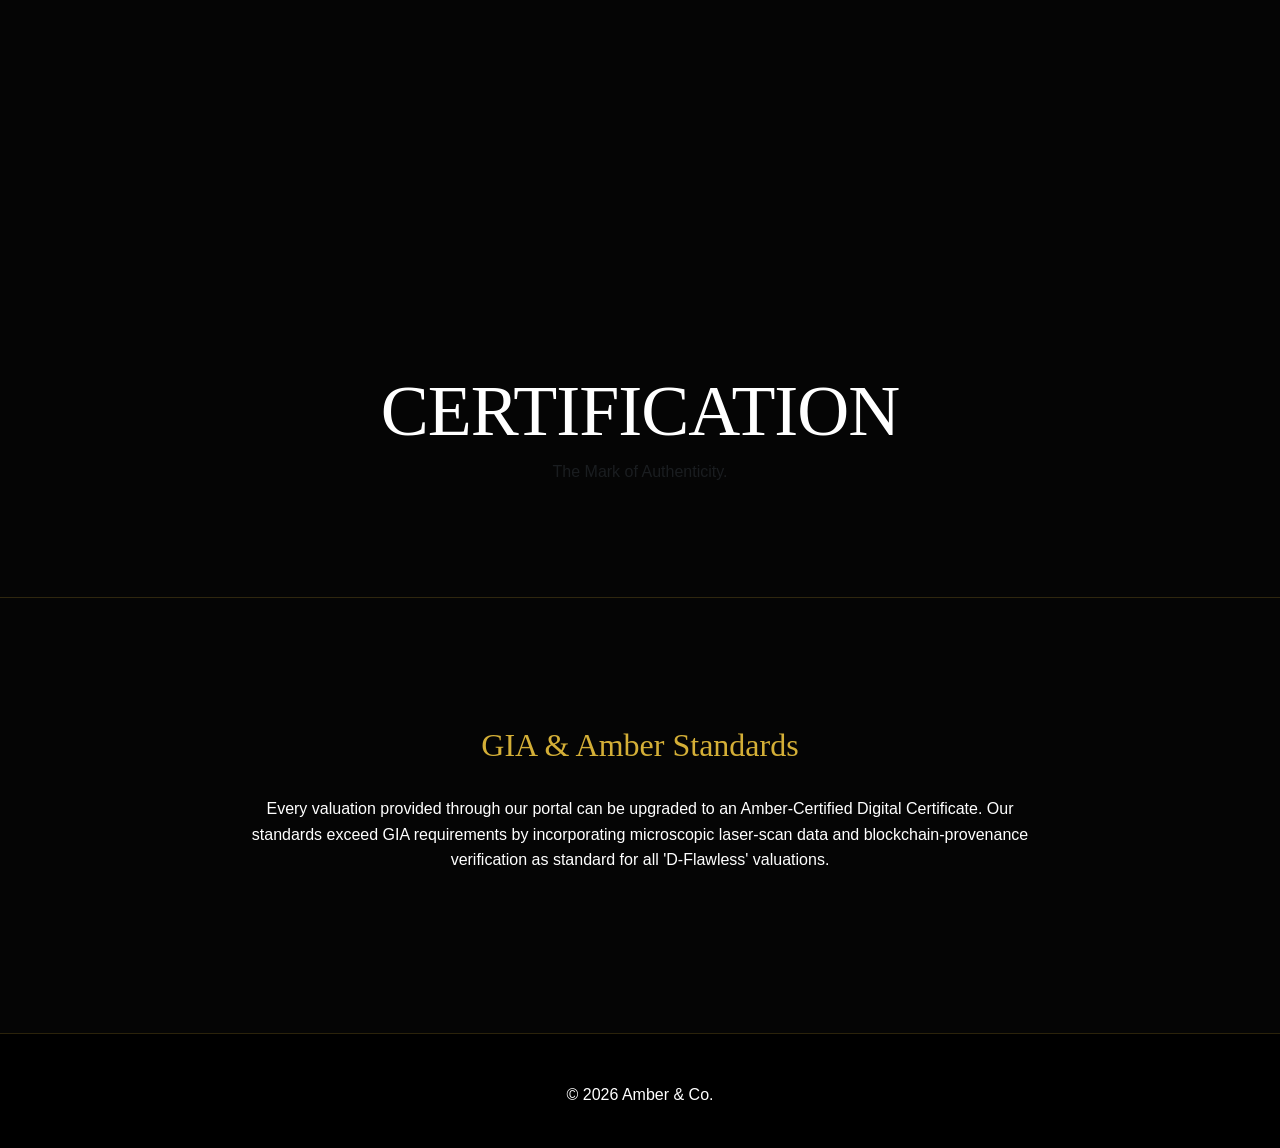
<file: certification.html>
<!DOCTYPE html>
<html lang="en">

<head>
    <meta charset="UTF-8">
    <meta name="viewport" content="width=device-width, initial-scale=1.0">
    <title>Certification | Amber & Co.</title>
    <link href="https://cdn.jsdelivr.net/npm/bootstrap@5.3.3/dist/css/bootstrap.min.css" rel="stylesheet">
    <link rel="stylesheet" href="/static/style.css">
</head>

<body style="background: #050505; color: #fff;">
    <header style="padding: 12rem 0 6rem; text-align: center; border-bottom: 1px solid var(--border);">
        <h1 class="hero-title">Certification</h1>
        <p class="text-muted">The Mark of Authenticity.</p>
    </header>
    <main style="padding: 8rem 0;">
        <div class="container text-center">
            <h2 style="font-family: 'Cinzel', serif; color: var(--primary);">GIA & Amber Standards</h2>
            <p style="max-width: 800px; margin: 2rem auto; font-weight: 300;">Every valuation provided through our
                portal can be upgraded to an Amber-Certified Digital Certificate. Our standards exceed GIA requirements
                by incorporating microscopic laser-scan data and blockchain-provenance verification as standard for all
                'D-Flawless' valuations.</p>
        </div>
    </main>
    <footer class="footer text-center">
        <p>&copy; 2026 Amber & Co.</p>
    </footer>
</body>

</html>
</file>
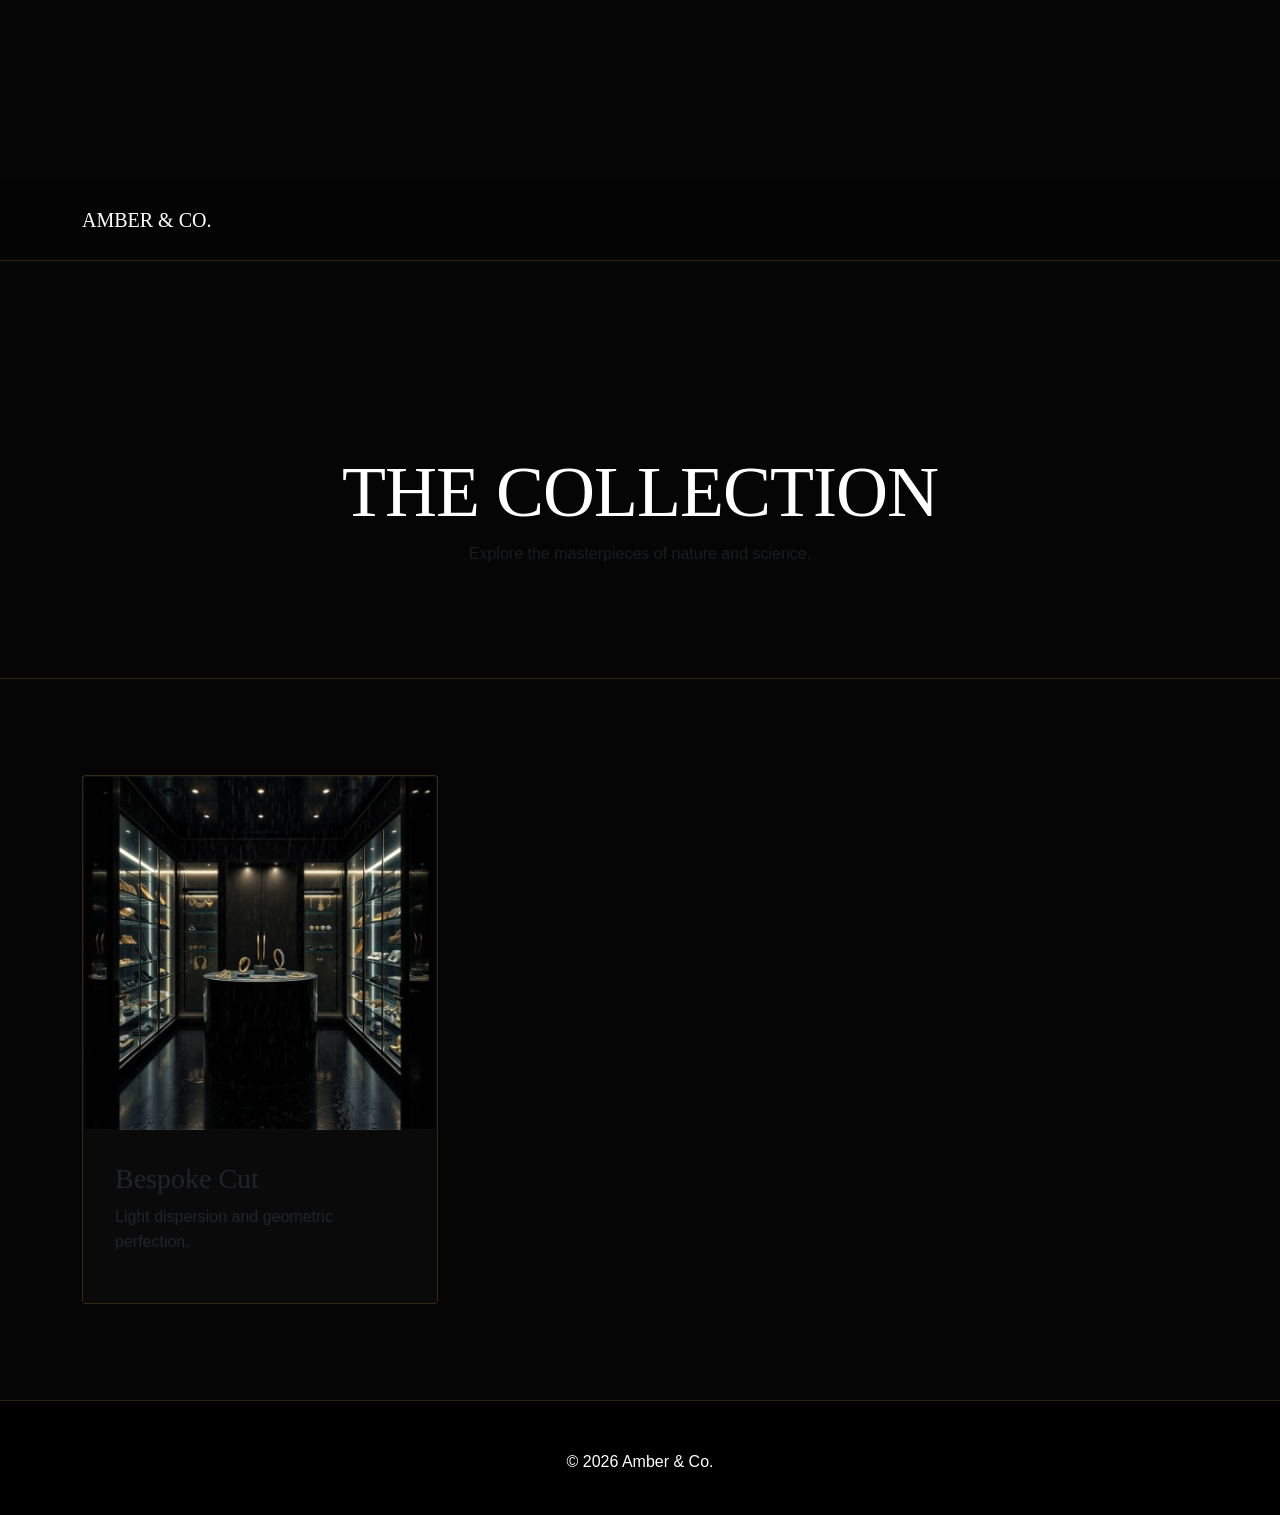
<file: collection-page.html>
<!DOCTYPE html>
<html lang="en">

<head>
    <meta charset="UTF-8">
    <meta name="viewport" content="width=device-width, initial-scale=1.0">
    <title>The Collection | Amber & Co.</title>
    <link href="https://cdn.jsdelivr.net/npm/bootstrap@5.3.3/dist/css/bootstrap.min.css" rel="stylesheet">
    <link rel="stylesheet" href="/static/style.css">
</head>

<body style="background: #050505; color: #fff;">
    <nav class="navbar navbar-expand-lg navbar-dark amber-navbar sticky-top">
        <div class="container-xl"><a class="navbar-brand nav-logo" href="/static/index.html">AMBER & CO.</a></div>
    </nav>
    <header style="padding: 12rem 0 6rem; text-align: center; border-bottom: 1px solid rgba(212,175,55,0.2);">
        <h1 class="hero-title">The Collection</h1>
        <p class="text-muted">Explore the masterpieces of nature and science.</p>
    </header>
    <main style="padding: 6rem 0;">
        <div class="container">
            <div class="row g-4">
                <div class="col-md-4">
                    <div class="card amber-card">
                        <img src="/static/1%20pic.jpg" class="card-img-top" alt="Cut">
                        <div class="card-body">
                            <h3>Bespoke Cut</h3>
                            <p>Light dispersion and geometric perfection.</p>
                        </div>
                    </div>
                </div>
                <!-- ... other items ... -->
            </div>
        </div>
    </main>
    <footer class="footer text-center">
        <p>&copy; 2026 Amber & Co.</p>
    </footer>
</body>

</html>
</file>
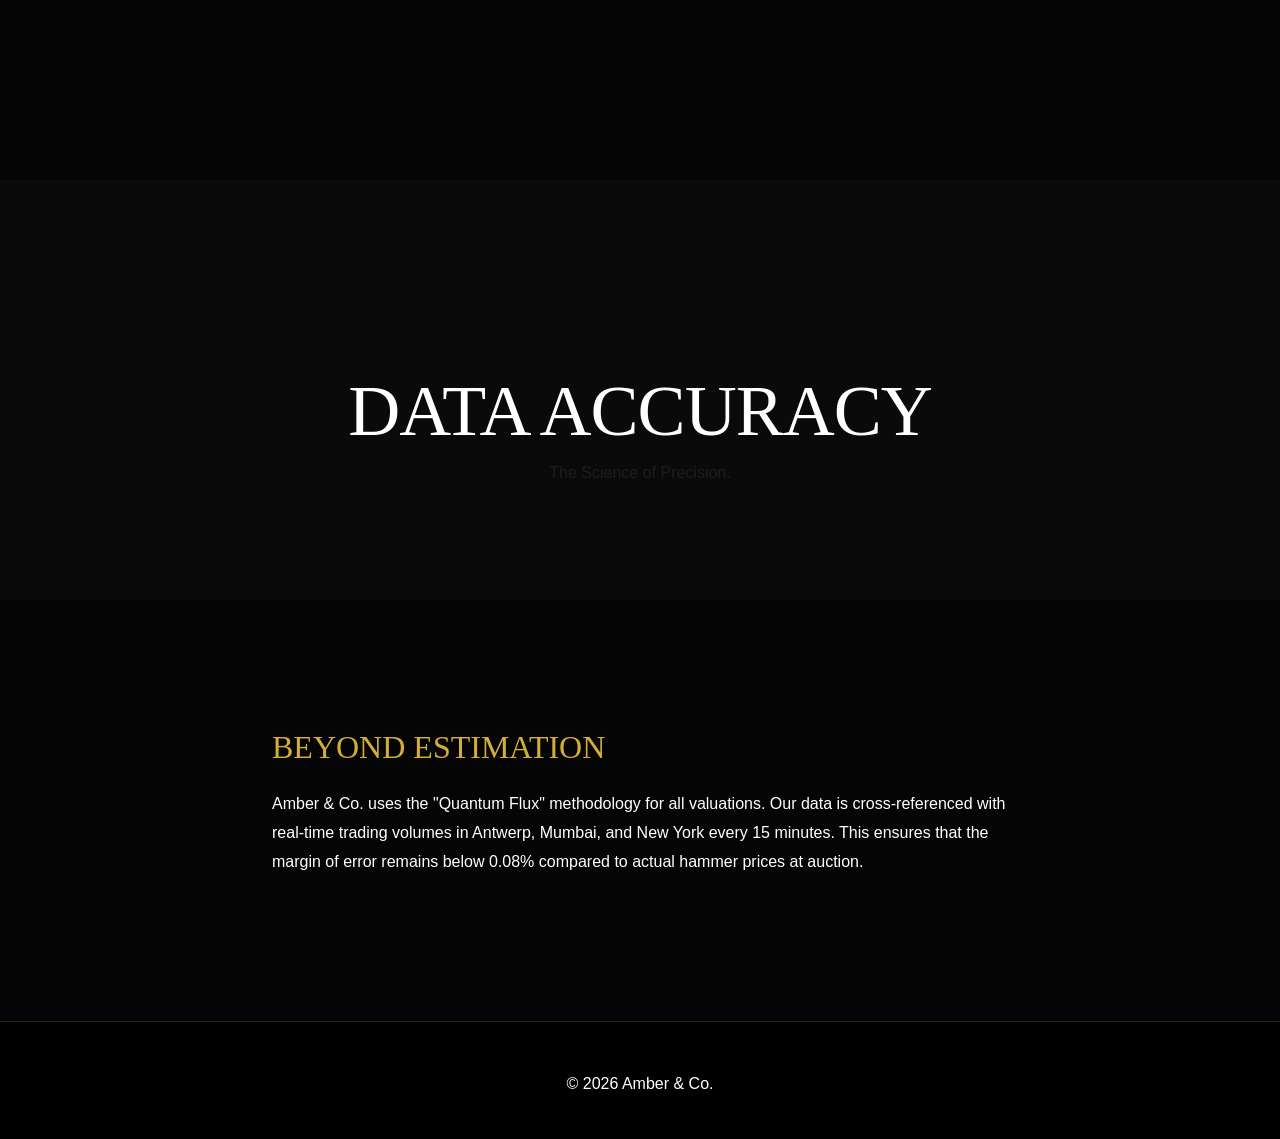
<file: data-accuracy.html>
<!DOCTYPE html>
<html lang="en">

<head>
    <meta charset="UTF-8">
    <meta name="viewport" content="width=device-width, initial-scale=1.0">
    <title>Data Accuracy | Amber & Co.</title>
    <link href="https://cdn.jsdelivr.net/npm/bootstrap@5.3.3/dist/css/bootstrap.min.css" rel="stylesheet">
    <link rel="stylesheet" href="/static/style.css">
</head>

<body style="background: #050505; color: #fff; line-height: 1.8;">
    <header style="padding: 12rem 0 6rem; text-align: center; background: #0a0a0a;">
        <h1 class="hero-title">Data Accuracy</h1>
        <p class="text-muted">The Science of Precision.</p>
    </header>
    <main style="padding: 8rem 0;">
        <div class="container">
            <div class="row justify-content-center">
                <div class="col-lg-8">
                    <h2 class="mb-4" style="font-family: 'Cinzel', serif; color: var(--primary);">BEYOND ESTIMATION</h2>
                    <p>Amber & Co. uses the "Quantum Flux" methodology for all valuations. Our data is cross-referenced
                        with real-time trading volumes in Antwerp, Mumbai, and New York every 15 minutes. This ensures
                        that the margin of error remains below 0.08% compared to actual hammer prices at auction.</p>
                </div>
            </div>
        </div>
    </main>
    <footer class="footer text-center">
        <p>&copy; 2026 Amber & Co.</p>
    </footer>
</body>

</html>
</file>
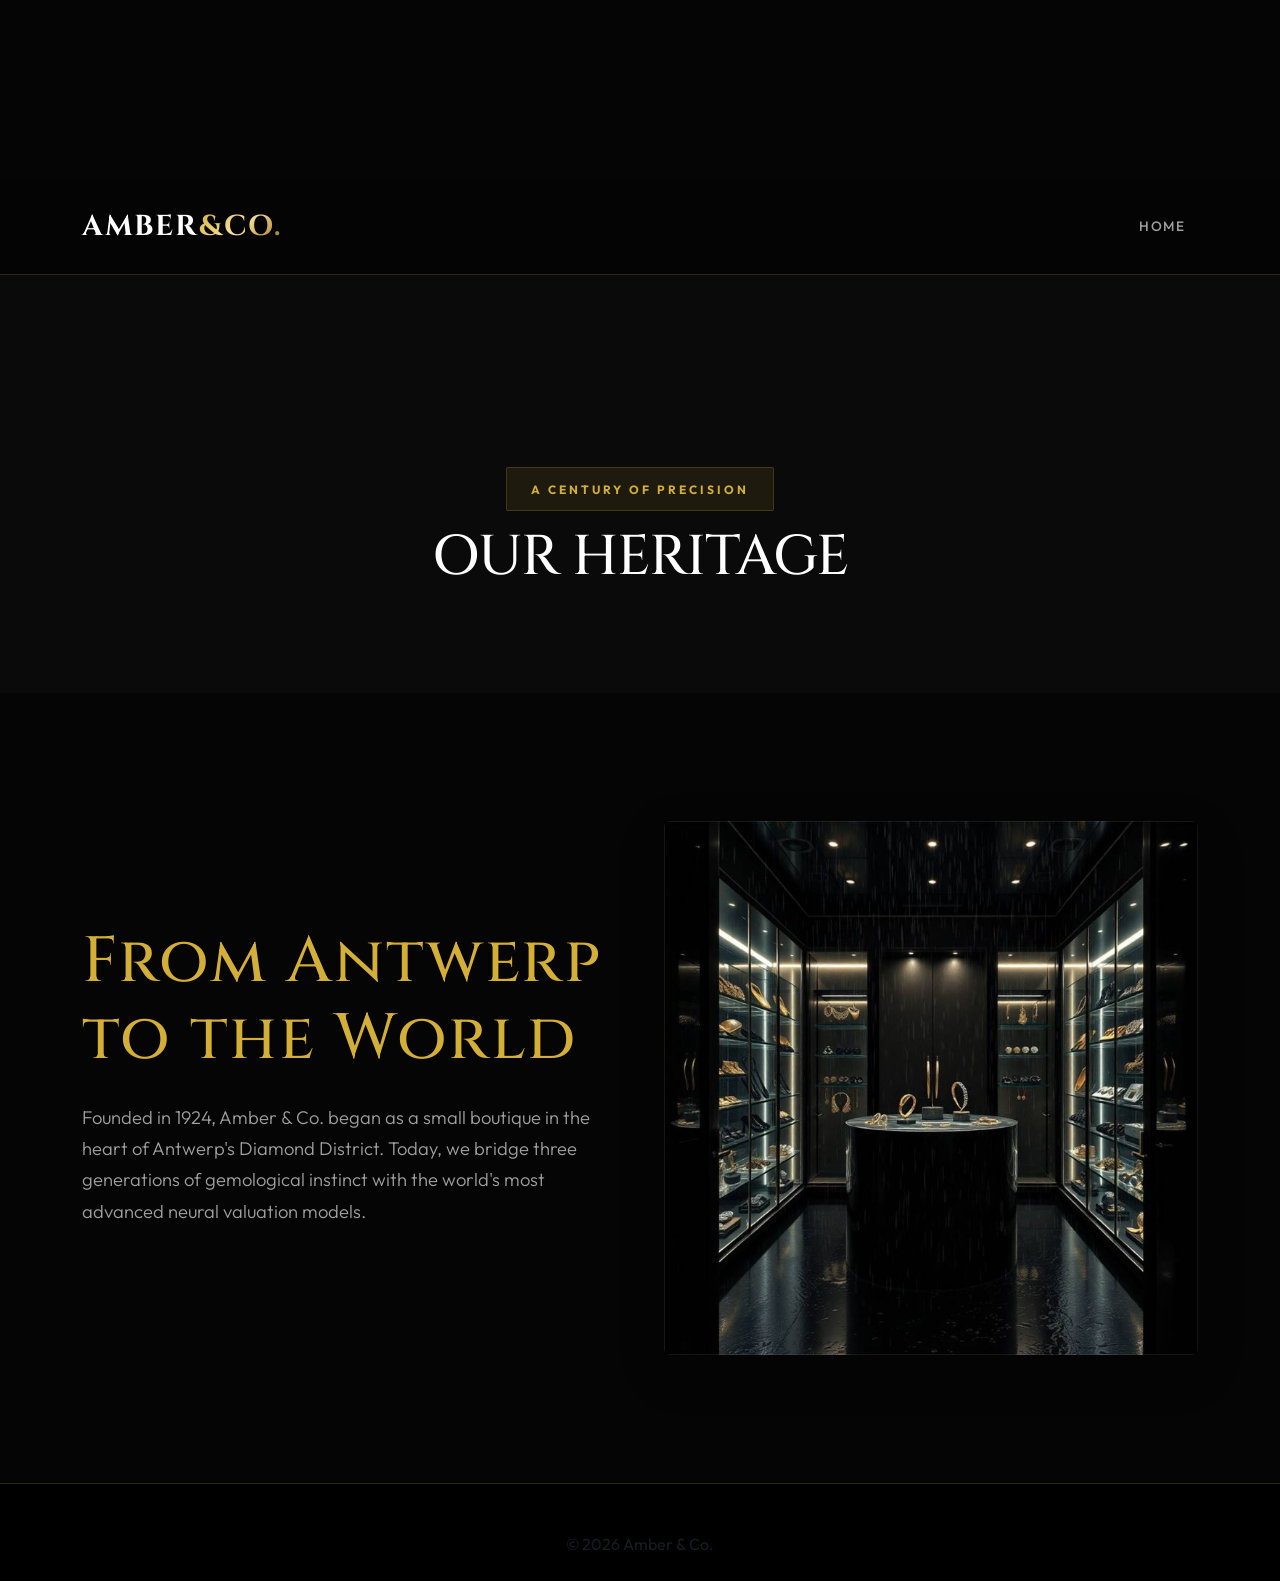
<file: static/heritage-page.html>
<!DOCTYPE html>
<html lang="en">

<head>
    <meta charset="UTF-8">
    <meta name="viewport" content="width=device-width, initial-scale=1.0">
    <title>Our Heritage | Amber & Co.</title>
    <link href="https://cdn.jsdelivr.net/npm/bootstrap@5.3.3/dist/css/bootstrap.min.css" rel="stylesheet">
    <link rel="stylesheet" href="/static/style.css">
    <link rel="preconnect" href="https://fonts.googleapis.com">
    <link
        href="https://fonts.googleapis.com/css2?family=Cinzel:wght@400;700&family=Outfit:wght@300;400;500;600;700;800&display=swap"
        rel="stylesheet">
</head>

<body>
    <nav class="navbar navbar-expand-lg navbar-dark amber-navbar sticky-top">
        <div class="container-xl">
            <a class="navbar-brand nav-logo" href="/static/index.html"><span class="logo-text">AMBER<span
                        class="gradient-gold">&amp;CO.</span></span></a>
            <div class="collapse navbar-collapse">
                <ul class="navbar-nav ms-auto">
                    <li class="nav-item"><a class="nav-link" href="/static/index.html">Home</a></li>
                </ul>
            </div>
        </div>
    </nav>
    <header class="internal-page-hero" style="padding: 12rem 0 6rem; background: #0a0a0a; text-align: center;">
        <div class="container">
            <div class="badge-premium gold mb-3">A Century of Precision</div>
            <h1 class="hero-title" style="font-size: 3.5rem;">Our Heritage</h1>
        </div>
    </header>
    <main style="padding: 8rem 0; color: #fff; line-height: 1.8;">
        <div class="container">
            <div class="row align-items-center g-5">
                <div class="col-lg-6">
                    <h2 class="section-title" style="color: var(--primary);">From Antwerp to the World</h2>
                    <p class="section-desc">Founded in 1924, Amber & Co. began as a small boutique in the heart of
                        Antwerp's Diamond District. Today, we bridge three generations of gemological instinct with the
                        world's most advanced neural valuation models.</p>
                </div>
                <div class="col-lg-6">
                    <img src="/static/1%20pic.jpg" class="img-fluid rounded shadow-lg" alt="Heritage">
                </div>
            </div>
        </div>
    </main>
    <footer class="footer">
        <div class="container text-center">
            <p class="mb-0 text-muted">&copy; 2026 Amber & Co.</p>
        </div>
    </footer>
</body>

</html>
</file>
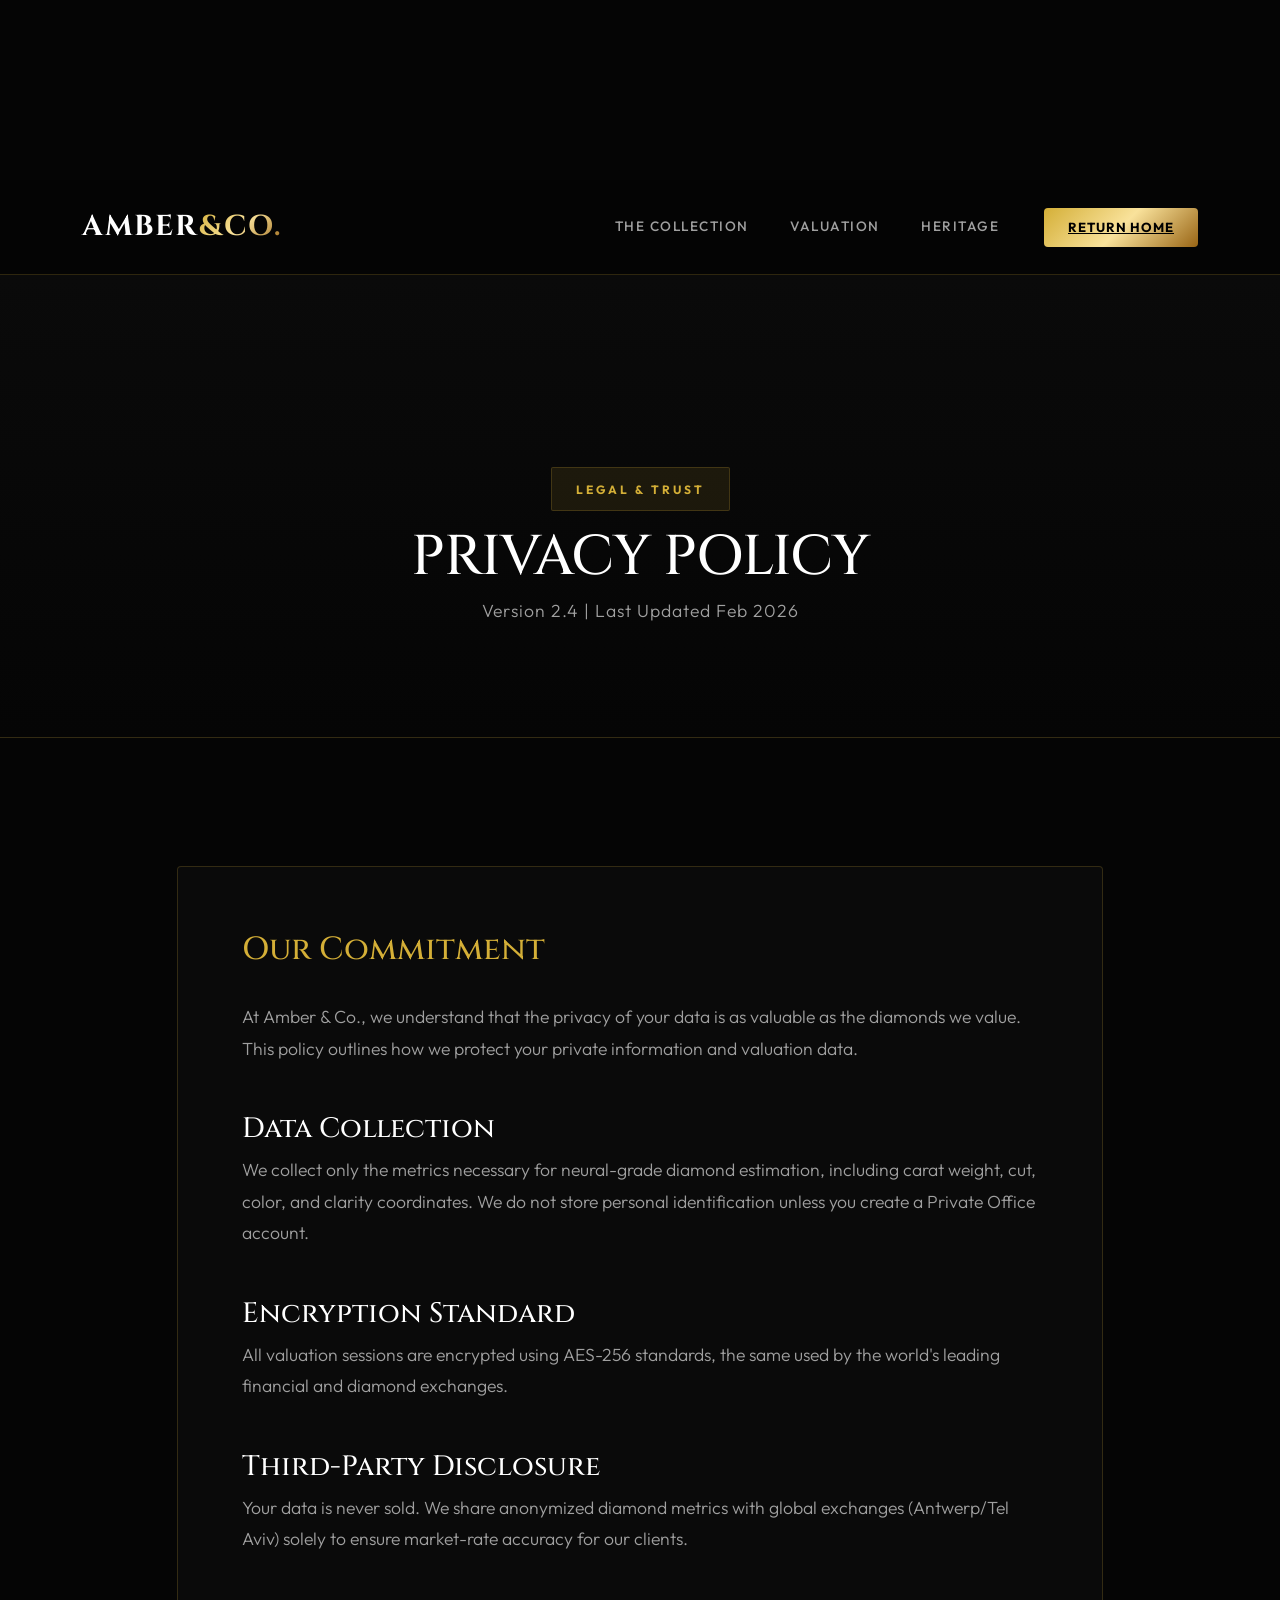
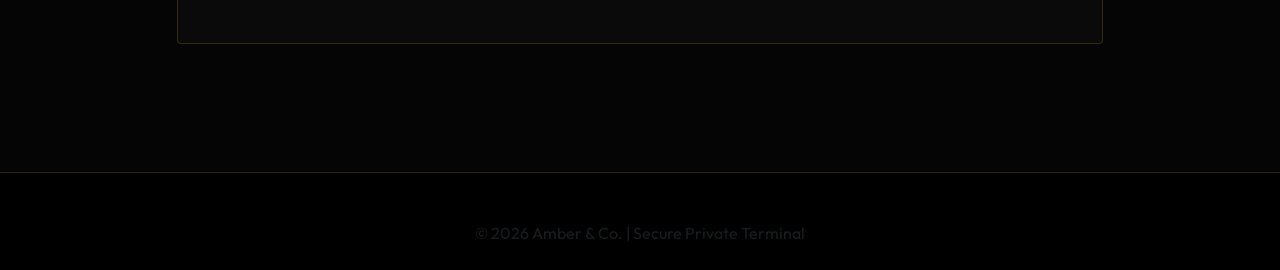
<file: static/privacy.html>
<!DOCTYPE html>
<html lang="en">

<head>
    <meta charset="UTF-8">
    <meta name="viewport" content="width=device-width, initial-scale=1.0">
    <title>Privacy Policy | Amber & Co.</title>
    <link href="https://cdn.jsdelivr.net/npm/bootstrap@5.3.3/dist/css/bootstrap.min.css" rel="stylesheet">
    <link rel="stylesheet" href="/static/style.css">
    <link rel="preconnect" href="https://fonts.googleapis.com">
    <link rel="preconnect" href="https://fonts.gstatic.com" crossorigin>
    <link
        href="https://fonts.googleapis.com/css2?family=Cinzel:wght@400;700&family=Outfit:wght@300;400;500;600;700;800&display=swap"
        rel="stylesheet">
    <link rel="stylesheet" href="https://cdnjs.cloudflare.com/ajax/libs/font-awesome/6.4.0/css/all.min.css">
    <style>
        .internal-page-hero {
            padding: 12rem 0 6rem;
            background: linear-gradient(to bottom, #0a0a0a, #050505);
            border-bottom: 1px solid var(--border);
            text-align: center;
        }

        .content-section {
            padding: 8rem 0;
            color: var(--text-main);
            line-height: 1.8;
        }

        .content-card {
            background: var(--surface);
            border: 1px solid var(--border);
            padding: 4rem;
            border-radius: 4px;
        }

        .content-card h2 {
            color: var(--primary);
            margin-bottom: 2rem;
            font-family: 'Cinzel', serif;
        }

        .content-card p {
            color: var(--text-muted);
            font-weight: 300;
            font-size: 1.1rem;
            margin-bottom: 1.5rem;
        }
    </style>
</head>

<body>
    <!-- Navbar (Same as index) -->
    <nav class="navbar navbar-expand-lg navbar-dark amber-navbar sticky-top">
        <div class="container-xl">
            <a class="navbar-brand nav-logo" href="/static/index.html">
                <span class="logo-text">AMBER<span class="gradient-gold">&amp;CO.</span></span>
            </a>
            <button class="navbar-toggler border-0" type="button" data-bs-toggle="collapse" data-bs-target="#amberNav">
                <span class="navbar-toggler-icon"></span>
            </button>
            <div class="collapse navbar-collapse" id="amberNav">
                <ul class="navbar-nav ms-auto align-items-center gap-lg-3">
                    <li class="nav-item"><a class="nav-link" href="/static/index.html#features">The Collection</a></li>
                    <li class="nav-item"><a class="nav-link" href="/static/index.html#predictor">Valuation</a></li>
                    <li class="nav-item"><a class="nav-link" href="/static/index.html#process">Heritage</a></li>
                    <li class="nav-item ms-lg-3">
                        <a href="/static/index.html" class="btn-primary-sm">Return Home</a>
                    </li>
                </ul>
            </div>
        </div>
    </nav>

    <header class="internal-page-hero">
        <div class="container">
            <div class="badge-premium gold mb-3">Legal & Trust</div>
            <h1 class="hero-title" style="font-size: 3.5rem;">Privacy Policy</h1>
            <p class="section-subtitle">Version 2.4 | Last Updated Feb 2026</p>
        </div>
    </header>

    <main class="content-section">
        <div class="container">
            <div class="row justify-content-center">
                <div class="col-lg-10">
                    <div class="content-card">
                        <h2>Our Commitment</h2>
                        <p>At Amber & Co., we understand that the privacy of your data is as valuable as the diamonds we
                            value. This policy outlines how we protect your private information and valuation data.</p>

                        <h3 class="mt-5 text-white">Data Collection</h3>
                        <p>We collect only the metrics necessary for neural-grade diamond estimation, including carat
                            weight, cut, color, and clarity coordinates. We do not store personal identification unless
                            you create a Private Office account.</p>

                        <h3 class="mt-5 text-white">Encryption Standard</h3>
                        <p>All valuation sessions are encrypted using AES-256 standards, the same used by the world's
                            leading financial and diamond exchanges.</p>

                        <h3 class="mt-5 text-white">Third-Party Disclosure</h3>
                        <p>Your data is never sold. We share anonymized diamond metrics with global exchanges
                            (Antwerp/Tel Aviv) solely to ensure market-rate accuracy for our clients.</p>
                    </div>
                </div>
            </div>
        </div>
    </main>

    <footer class="footer">
        <div class="container-xl text-center">
            <p class="mb-0 text-muted">&copy; 2026 Amber & Co. | Secure Private Terminal</p>
        </div>
    </footer>

    <script src="https://cdn.jsdelivr.net/npm/bootstrap@5.3.3/dist/js/bootstrap.bundle.min.js"></script>
</body>

</html>
</file>
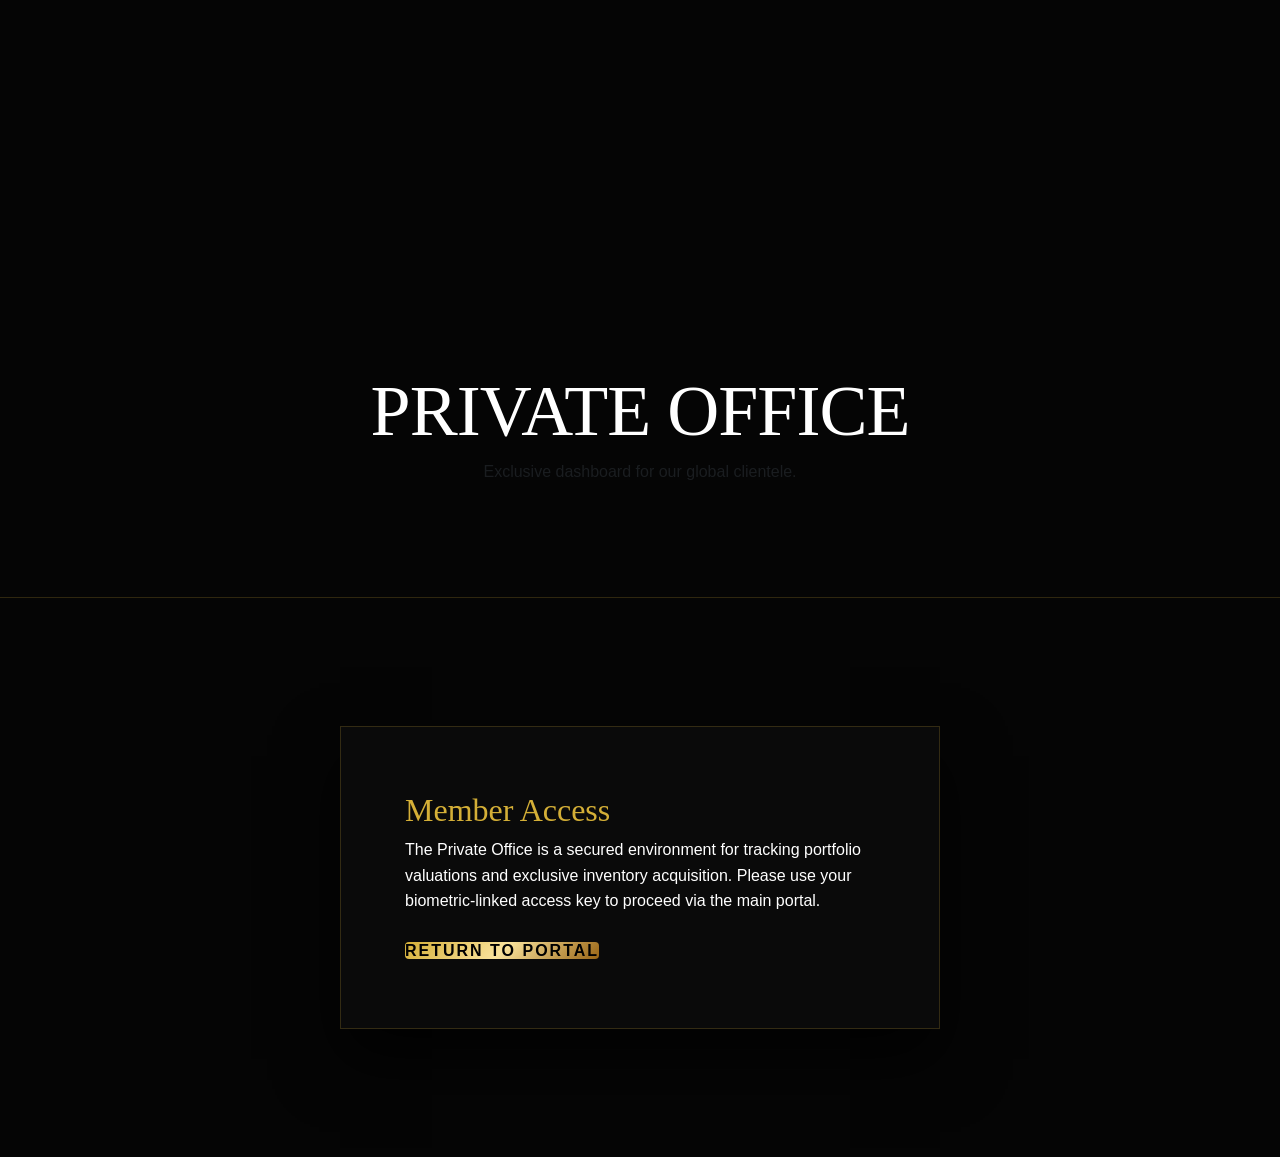
<file: static/private-office.html>
<!DOCTYPE html>
<html lang="en">

<head>
    <meta charset="UTF-8">
    <meta name="viewport" content="width=device-width, initial-scale=1.0">
    <title>Private Office | Amber & Co.</title>
    <link href="https://cdn.jsdelivr.net/npm/bootstrap@5.3.3/dist/css/bootstrap.min.css" rel="stylesheet">
    <link rel="stylesheet" href="/static/style.css">
</head>

<body style="background: #050505; color: #fff;">
    <header style="padding: 12rem 0 6rem; text-align: center; border-bottom: 1px solid var(--border);">
        <h1 class="hero-title">Private Office</h1>
        <p class="text-muted">Exclusive dashboard for our global clientele.</p>
    </header>
    <main style="padding: 8rem 0;">
        <div class="container text-center">
            <div class="glass-card d-inline-block text-start" style="padding: 4rem; max-width: 600px;">
                <h2 style="color: var(--primary);">Member Access</h2>
                <p>The Private Office is a secured environment for tracking portfolio valuations and exclusive inventory
                    acquisition. Please use your biometric-linked access key to proceed via the main portal.</p>
                <div class="mt-4"><a href="/static/index.html" class="btn-primary-bs w-100">Return to Portal</a></div>
            </div>
        </div>
    </main>
</body>

</html>
</file>
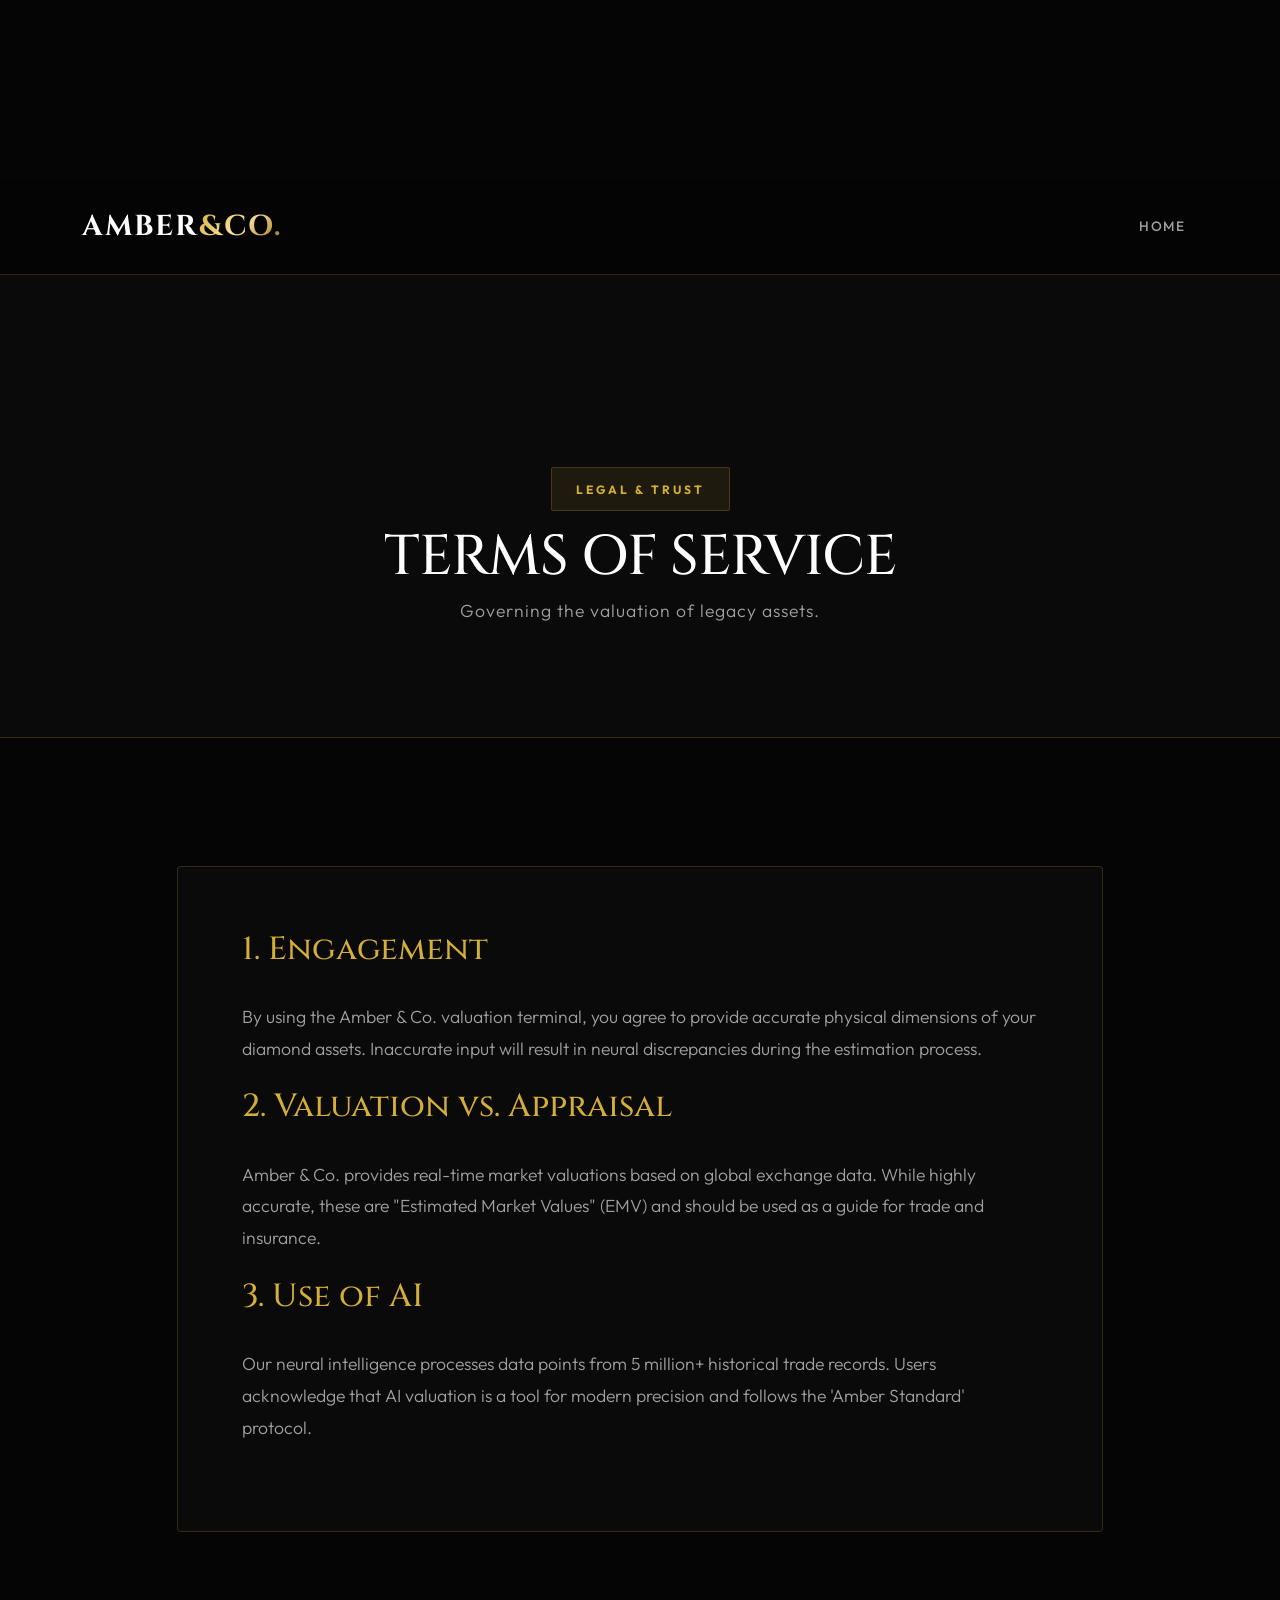
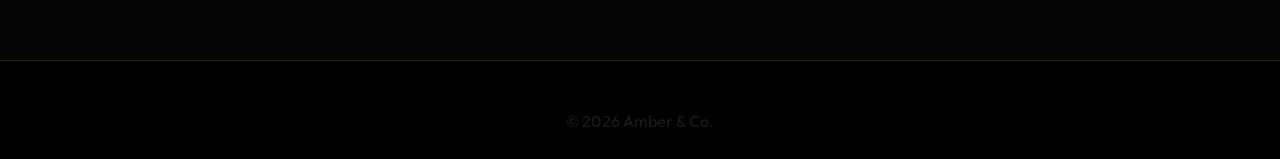
<file: static/terms.html>
<!DOCTYPE html>
<html lang="en">

<head>
    <meta charset="UTF-8">
    <meta name="viewport" content="width=device-width, initial-scale=1.0">
    <title>Terms of Service | Amber & Co.</title>
    <link href="https://cdn.jsdelivr.net/npm/bootstrap@5.3.3/dist/css/bootstrap.min.css" rel="stylesheet">
    <link rel="stylesheet" href="/static/style.css">
    <link rel="preconnect" href="https://fonts.googleapis.com">
    <link rel="preconnect" href="https://fonts.gstatic.com" crossorigin>
    <link
        href="https://fonts.googleapis.com/css2?family=Cinzel:wght@400;700&family=Outfit:wght@300;400;500;600;700;800&display=swap"
        rel="stylesheet">
    <link rel="stylesheet" href="https://cdnjs.cloudflare.com/ajax/libs/font-awesome/6.4.0/css/all.min.css">
    <style>
        .internal-page-hero {
            padding: 12rem 0 6rem;
            background: #0a0a0a;
            border-bottom: 1px solid var(--border);
            text-align: center;
        }

        .content-section {
            padding: 8rem 0;
            color: var(--text-main);
            line-height: 1.8;
        }

        .content-card {
            background: var(--surface);
            border: 1px solid var(--border);
            padding: 4rem;
            border-radius: 4px;
        }

        .content-card h2 {
            color: var(--primary);
            margin-bottom: 2rem;
            font-family: 'Cinzel', serif;
        }

        .content-card p {
            color: var(--text-muted);
            font-weight: 300;
            font-size: 1.1rem;
            margin-bottom: 1.5rem;
        }
    </style>
</head>

<body>
    <nav class="navbar navbar-expand-lg navbar-dark amber-navbar sticky-top">
        <div class="container-xl">
            <a class="navbar-brand nav-logo" href="/static/index.html">
                <span class="logo-text">AMBER<span class="gradient-gold">&amp;CO.</span></span>
            </a>
            <div class="collapse navbar-collapse" id="amberNav">
                <ul class="navbar-nav ms-auto">
                    <li class="nav-item"><a class="nav-link" href="/static/index.html">Home</a></li>
                </ul>
            </div>
        </div>
    </nav>

    <header class="internal-page-hero">
        <div class="container">
            <div class="badge-premium gold mb-3">Legal & Trust</div>
            <h1 class="hero-title" style="font-size: 3.5rem;">Terms of Service</h1>
            <p class="section-subtitle">Governing the valuation of legacy assets.</p>
        </div>
    </header>

    <main class="content-section">
        <div class="container">
            <div class="row justify-content-center">
                <div class="col-lg-10">
                    <div class="content-card">
                        <h2>1. Engagement</h2>
                        <p>By using the Amber & Co. valuation terminal, you agree to provide accurate physical
                            dimensions of your diamond assets. Inaccurate input will result in neural discrepancies
                            during the estimation process.</p>

                        <h2>2. Valuation vs. Appraisal</h2>
                        <p>Amber & Co. provides real-time market valuations based on global exchange data. While highly
                            accurate, these are "Estimated Market Values" (EMV) and should be used as a guide for trade
                            and insurance.</p>

                        <h2>3. Use of AI</h2>
                        <p>Our neural intelligence processes data points from 5 million+ historical trade records. Users
                            acknowledge that AI valuation is a tool for modern precision and follows the 'Amber
                            Standard' protocol.</p>
                    </div>
                </div>
            </div>
        </div>
    </main>

    <footer class="footer">
        <div class="container text-center">
            <p class="mb-0 text-muted">&copy; 2026 Amber & Co.</p>
        </div>
    </footer>
</body>

</html>
</file>
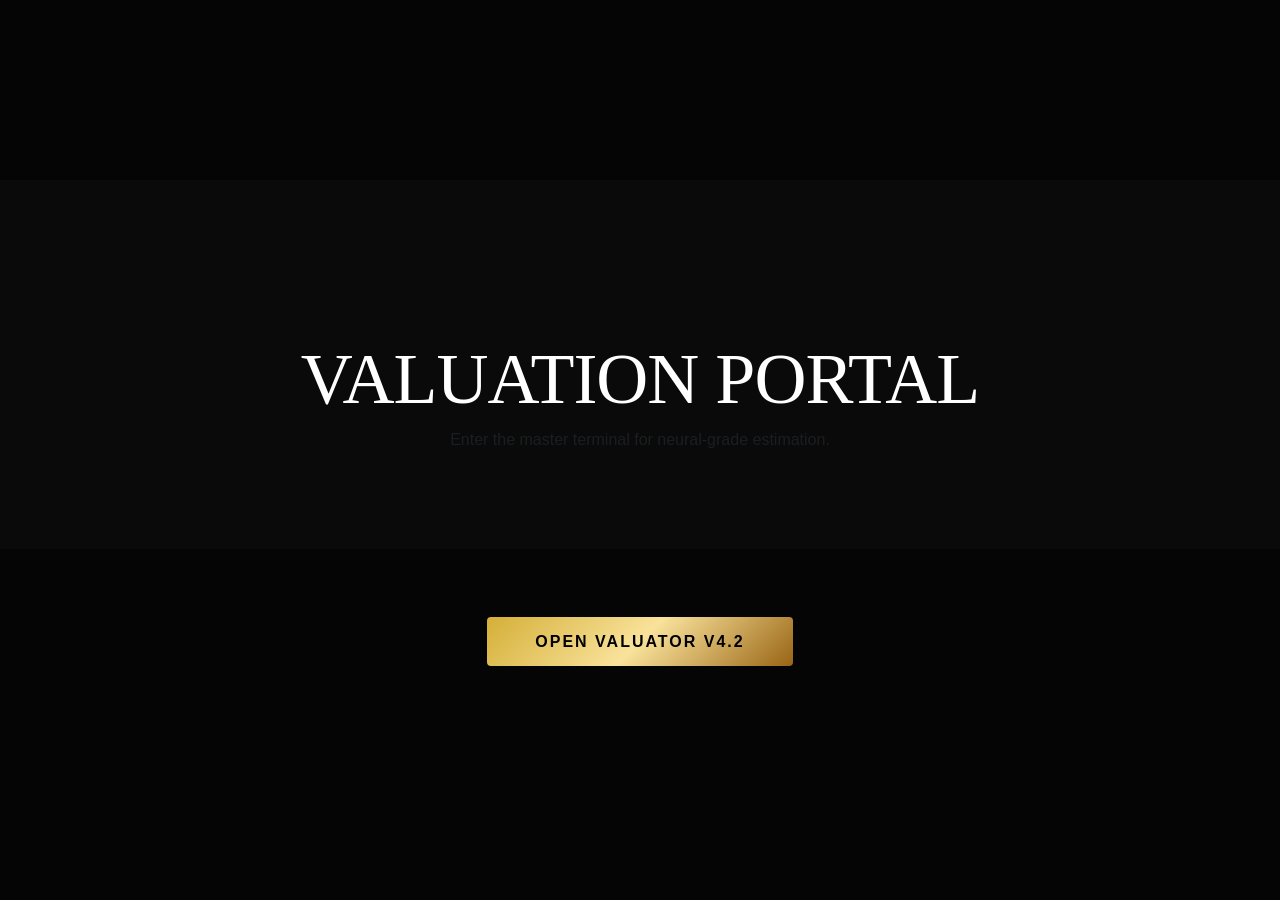
<file: static/valuation-portal.html>
<!DOCTYPE html>
<html lang="en">

<head>
    <meta charset="UTF-8">
    <meta name="viewport" content="width=device-width, initial-scale=1.0">
    <title>Valuation Portal | Amber & Co.</title>
    <link href="https://cdn.jsdelivr.net/npm/bootstrap@5.3.3/dist/css/bootstrap.min.css" rel="stylesheet">
    <link rel="stylesheet" href="/static/style.css">
</head>

<body style="background: #050505; color: #fff;">
    <header style="padding: 10rem 0 5rem; text-align: center; background: #0a0a0a;">
        <h1 class="hero-title">Valuation Portal</h1>
        <p class="text-muted">Enter the master terminal for neural-grade estimation.</p>
    </header>
    <main style="padding: 5rem 0;">
        <div class="container text-center">
            <a href="/static/index.html#predictor" class="btn-primary-bs px-5 py-3">Open Valuator v4.2</a>
        </div>
    </main>
</body>

</html>
</file>
<file: static/style.css>
:root {
    --primary: #D4AF37;
    /* Metallic Gold */
    --primary-light: #F9E29B;
    --primary-dark: #996515;
    --accent: #00F5FF;
    /* Diamond Cyan */
    --background: #050505;
    /* Deep Obsidian */
    --surface: #0a0a0a;
    /* Night Surface */
    --surface-light: #161616;
    --text-main: #FFFFFF;
    --text-muted: #A0A0A0;
    --border: rgba(212, 175, 55, 0.2);
    --glass: rgba(20, 20, 20, 0.7);
    --shadow: 0 30px 60px rgba(0, 0, 0, 0.8);
    --gold-gradient: linear-gradient(135deg, #D4AF37 0%, #F9E29B 50%, #996515 100%);
    --diamond-gradient: linear-gradient(135deg, #00F5FF 0%, #FFFFFF 50%, #00F5FF 100%);
}

* {
    margin: 0;
    padding: 0;
    box-sizing: border-box;
    scroll-behavior: smooth;
}

body {
    font-family: 'Outfit', sans-serif;
    background-color: var(--background);
    color: var(--text-main);
    overflow-x: hidden;
    line-height: 1.6;
    padding-top: 180px;
    /* Space for fixed headers */
}

img {
    max-width: 100%;
    height: auto;
    display: block;
}

section {
    padding: 100px 0;
    position: relative;
}

h1,
h2,
h3,
.nav-logo {
    font-family: 'Cinzel', serif;
}

/* Announcement Banner */
.top-announcement-banner {
    background: var(--gold-gradient);
    color: #000;
    padding: 0.5rem 0;
    text-align: center;
    font-size: 0.7rem;
    font-weight: 800;
    text-transform: uppercase;
    letter-spacing: 2px;
    position: fixed;
    top: 0;
    left: 0;
    width: 100%;
    height: 30px;
    z-index: 3100;
    display: flex;
    align-items: center;
    justify-content: center;
}

.banner-text {
    width: 100%;
}

@media (max-width: 768px) {
    .top-announcement-banner {
        font-size: 0.6rem;
        letter-spacing: 1px;
        padding: 0.7rem 1rem;
    }
}

/* Market Ticker */
.market-ticker {
    background: #000;
    color: white;
    overflow: hidden;
    padding: 0.6rem 0;
    font-size: 0.75rem;
    font-weight: 700;
    letter-spacing: 2px;
    text-transform: uppercase;
    position: fixed;
    top: 30px;
    /* Below Banner */
    left: 0;
    width: 100%;
    height: 40px;
    z-index: 3050;
    border-bottom: 1px solid var(--border);
    display: flex;
    align-items: center;
}

.clocks-bar {
    position: fixed;
    top: 70px;
    /* Below Banner + Ticker */
    left: 0;
    width: 100%;
    height: 40px;
    background: var(--surface);
    padding: 0.6rem 0;
    border-bottom: 1px solid var(--border);
    font-size: 0.75rem;
    font-weight: 600;
    color: var(--text-muted);
    z-index: 3040;
    display: flex;
    align-items: center;
}

.amber-navbar {
    position: fixed;
    top: 110px;
    /* Below Banner + Ticker + Clocks */
    left: 0;
    width: 100%;
    z-index: 3030;
    background: rgba(5, 5, 5, 0.95) !important;
    backdrop-filter: blur(20px);
    border-bottom: 1px solid var(--border);
    padding: 1rem 0;
    transition: all 0.4s ease;
}

@media (max-width: 991px) {
    body {
        padding-top: 100px;
    }

    .top-announcement-banner {
        height: auto;
        padding: 0.4rem;
        font-size: 0.6rem;
    }

    .market-ticker {
        display: none;
    }

    .clocks-bar {
        display: none;
    }

    .amber-navbar {
        top: 0;
        position: sticky;
    }

    /* Sticky on mobile for simpler flow */
}

.ticker-content {
    display: flex;
    white-space: nowrap;
    animation: ticker 40s linear infinite;
    gap: 5rem;
}

@keyframes ticker {
    0% {
        transform: translateX(0);
    }

    100% {
        transform: translateX(-50%);
    }
}

.ticker-item i {
    color: var(--primary);
    filter: drop-shadow(0 0 5px var(--primary));
}

.up {
    color: #00FF88;
}

.down {
    color: #FF4D4D;
}

/* Global Exchange Clocks */
.clocks-bar {
    background: var(--surface);
    padding: 0.6rem 0;
    border-bottom: 1px solid var(--border);
    font-size: 0.75rem;
    font-weight: 600;
    color: var(--text-muted);
    position: sticky;
    top: 4.3rem;
    /* Adjusted for Banner + Ticker */
    z-index: 2900;
}

.clocks-bar .nav-container {
    display: flex;
    justify-content: center;
    gap: 3.5rem;
}

.clock-item span {
    color: var(--primary);
    margin-left: 0.6rem;
    font-family: 'Outfit', sans-serif;
    letter-spacing: 1px;
}

/* ═══ BOOTSTRAP NAVBAR — Amber Custom ═══ */
.amber-navbar {
    background: rgba(5, 5, 5, 0.85) !important;
    backdrop-filter: blur(20px);
    border-bottom: 1px solid var(--border);
    padding: 1.2rem 0;
    z-index: 2800;
    position: sticky;
    top: 7rem;
    /* Adjusted for Banner + Ticker + Clocks */
    transition: all 0.4s ease;
}

.amber-navbar.scrolled {
    padding: 0.8rem 0;
    background: rgba(5, 5, 5, 0.98) !important;
}

.amber-navbar .nav-link {
    color: var(--text-muted) !important;
    font-weight: 500;
    font-size: 0.85rem;
    text-transform: uppercase;
    letter-spacing: 1.5px;
    transition: color 0.3s;
    padding: 0.5rem 0.8rem !important;
}

.amber-navbar .nav-link:hover {
    color: var(--primary) !important;
}

.amber-navbar .navbar-toggler-icon {
    filter: invert(1);
}

.nav-logo .logo-text {
    font-size: 1.8rem;
    font-weight: 700;
    letter-spacing: 2px;
    color: #fff;
    text-decoration: none;
}

.gradient-gold {
    background: var(--gold-gradient);
    -webkit-background-clip: text;
    background-clip: text;
    -webkit-text-fill-color: transparent;
}

.btn-primary-sm {
    background: var(--gold-gradient);
    border: none;
    padding: 0.7rem 1.5rem;
    border-radius: 4px;
    color: #000;
    font-weight: 700;
    cursor: pointer;
    font-size: 0.82rem;
    text-transform: uppercase;
    letter-spacing: 1px;
    transition: all 0.3s;
}

.btn-primary-sm:hover {
    filter: brightness(1.2);
    transform: translateY(-2px);
    box-shadow: 0 10px 20px rgba(212, 175, 55, 0.3);
}

/* ═══ BOOTSTRAP FORM OVERRIDES — Amber Theme ═══ */
.amber-input,
.amber-input.form-control,
.amber-input.form-select {
    background-color: #000 !important;
    border: 1px solid #333 !important;
    color: #fff !important;
    font-family: 'Outfit', sans-serif;
    font-size: 1rem;
    border-radius: 4px;
    transition: all 0.3s;
    padding: 0.9rem 1rem;
}

.amber-input:focus,
.amber-input.form-control:focus,
.amber-input.form-select:focus {
    border-color: var(--primary) !important;
    outline: none !important;
    box-shadow: 0 0 15px rgba(212, 175, 55, 0.2) !important;
    background-color: #000 !important;
    color: #fff !important;
}

.amber-input option {
    background: #0a0a0a;
    color: #fff;
}

.form-label {
    font-family: 'Cinzel', serif;
    text-transform: uppercase;
    letter-spacing: 2px;
    font-size: 0.72rem;
    color: var(--primary);
    margin-bottom: 0.6rem;
}

.input-group-bs {
    display: flex;
    flex-direction: column;
}

/* Demo hint toggle in portal */
.portal-hint-toggle .btn-outline-secondary {
    background: transparent;
    border-color: var(--border);
    color: var(--text-muted);
    font-size: 0.8rem;
    letter-spacing: 1px;
}

.portal-hint {
    background: rgba(212, 175, 55, 0.08);
    border: 1px solid var(--border);
    border-radius: 4px;
    padding: 0.8rem 1rem;
    font-size: 0.8rem;
    color: var(--text-muted);
}

.portal-hint kbd {
    background: rgba(212, 175, 55, 0.15);
    color: var(--primary);
    border: 1px solid var(--border);
    padding: 0.1rem 0.4rem;
    border-radius: 3px;
    font-size: 0.78rem;
}

/* Hero Section */
.hero-section {
    min-height: 100vh;
    padding: 10rem 2rem 10rem;
    position: relative;
    max-width: 1400px;
    margin: 0 auto;
    display: flex;
    flex-direction: column;
    justify-content: center;
}

#hero-gradient-canvas {
    position: absolute;
    top: 0;
    left: 0;
    width: 100%;
    height: 100%;
    z-index: -1;
    opacity: 0.4;
}

.hero-content-wrapper {
    display: flex;
    align-items: center;
    justify-content: space-between;
    gap: 8rem;
    margin-bottom: 8rem;
}

.hero-content {
    flex: 1.4;
}

.badge-premium {
    display: inline-block;
    padding: 0.7rem 1.5rem;
    background: rgba(212, 175, 55, 0.1);
    border: 1px solid var(--border);
    border-radius: 2px;
    color: var(--primary);
    font-size: 0.75rem;
    font-weight: 700;
    margin-bottom: 2.5rem;
    text-transform: uppercase;
    letter-spacing: 3px;
}

.hero-content h1 {
    font-size: 5.5rem;
    line-height: 1;
    margin-bottom: 2.5rem;
    font-weight: 400;
    letter-spacing: -1px;
    color: #fff;
}

.hero-content p {
    font-size: 1.25rem;
    color: var(--text-muted);
    max-width: 650px;
    margin-bottom: 4rem;
    font-weight: 300;
}

.hero-btns {
    display: flex;
    gap: 2rem;
}

.btn-gold {
    background: var(--gold-gradient);
    border: none;
    padding: 1.4rem 3.5rem;
    color: #000;
    font-weight: 800;
    font-size: 1rem;
    cursor: pointer;
    text-transform: uppercase;
    letter-spacing: 2px;
    transition: all 0.4s cubic-bezier(0.16, 1, 0.3, 1);
    text-decoration: none;
    border-radius: 4px;
}

.btn-gold:hover {
    transform: translateY(-5px);
    box-shadow: 0 20px 40px rgba(212, 175, 55, 0.3);
    filter: brightness(1.2);
}

.btn-outline {
    background: transparent;
    border: 1px solid var(--border);
    padding: 1.4rem 3.5rem;
    color: #fff;
    font-weight: 700;
    font-size: 1rem;
    cursor: pointer;
    text-transform: uppercase;
    letter-spacing: 2px;
    transition: all 0.4s;
    text-decoration: none;
    border-radius: 4px;
}

.btn-outline:hover {
    background: rgba(212, 175, 55, 0.05);
    border-color: var(--primary);
    color: var(--primary);
}

.hero-image {
    flex: 1;
    display: flex;
    justify-content: center;
    position: relative;
    perspective: 1000px;
}

.diamond-frame {
    position: relative;
    width: 100%;
    max-width: 550px;
}

.floating-diamond {
    width: 100%;
    border: 1px solid var(--border);
    animation: floatPremium 8s ease-in-out infinite;
    z-index: 2;
    position: relative;
    border-radius: 4px;
    box-shadow: 0 20px 50px rgba(0, 0, 0, 0.5);
}

@keyframes floatPremium {

    0%,
    100% {
        transform: translateY(0) rotate(0);
    }

    50% {
        transform: translateY(-30px) rotate(2deg);
    }
}

.glow-effect {
    position: absolute;
    top: 50%;
    left: 50%;
    transform: translate(-50%, -50%);
    width: 80%;
    height: 80%;
    background: radial-gradient(circle, rgba(0, 245, 255, 0.15) 0%, transparent 70%);
    z-index: 1;
    filter: blur(40px);
}


.hero-stats {
    display: flex;
    justify-content: center;
    align-items: center;
    gap: 8rem;
    background: var(--surface);
    padding: 4rem;
    border-radius: 4px;
    border: 1px solid var(--border);
    box-shadow: var(--shadow);
}

.stat-item {
    text-align: center;
}

.stat-val {
    font-size: 3.5rem;
    font-weight: 300;
    color: var(--primary);
    display: block;
    font-family: 'Cinzel', serif;
}

.stat-label {
    color: var(--text-muted);
    font-weight: 500;
    font-size: 0.8rem;
    text-transform: uppercase;
    letter-spacing: 2px;
}

.stat-separator {
    width: 1px;
    height: 80px;
    background: var(--border);
}

/* The Collection */
.collection-section {
    padding: 12rem 2rem;
    /* Increase top padding to separate from fixed hero */
    background: var(--background);
    position: relative;
}

.features-header {
    text-align: center;
    margin-bottom: 5rem;
}

.section-title {
    font-size: 4rem;
    margin: 1.5rem 0;
    letter-spacing: 2px;
}

.section-subtitle {
    font-size: 1.1rem;
    color: var(--text-muted);
    font-weight: 300;
    letter-spacing: 1px;
}

/* Bootstrap card — Amber luxury override */
.amber-card {
    background: var(--surface) !important;
    border: 1px solid var(--border) !important;
    border-radius: 4px !important;
    transition: all 0.5s cubic-bezier(0.16, 1, 0.3, 1);
}

.amber-card:hover {
    border-color: var(--primary) !important;
    transform: translateY(-10px);
    box-shadow: 0 20px 40px rgba(212, 175, 55, 0.1) !important;
}

.amber-card .card-body {
    background: var(--surface);
    padding: 2rem;
}

.amber-card:hover .collection-img-wrapper img {
    transform: scale(1.1);
    filter: grayscale(0) brightness(1);
}

/* Mastery cards (4Cs) */
.mastery-card {
    background: var(--background) !important;
    border: 1px solid var(--border) !important;
    border-radius: 4px !important;
    padding: 3rem 2rem;
    transition: all 0.5s;
}

.mastery-card:hover {
    border-color: var(--primary) !important;
    transform: translateY(-15px);
    box-shadow: 0 20px 40px rgba(212, 175, 55, 0.1) !important;
}

.mastery-card .card-body {
    background: transparent !important;
    padding: 1rem;
}

.mastery-card h3.card-title,
.mastery-card .card-title {
    font-size: 1.8rem;
    margin-bottom: 1rem;
    color: #fff;
}

.mastery-card p.card-text {
    color: var(--text-muted);
    font-weight: 300;
}

/* old grid kept for compatibility */
.collection-grid {
    display: grid;
    grid-template-columns: repeat(3, 1fr);
    gap: 4rem;
    max-width: 1400px;
    margin: 0 auto;
}

.collection-img-wrapper {
    width: 100%;
    aspect-ratio: 1/1.2;
    overflow: hidden;
    margin-bottom: 2.5rem;
    position: relative;
    border: 1px solid var(--border);
}

.collection-img-wrapper img {
    width: 100%;
    height: 100%;
    object-fit: cover;
    transition: all 1.2s cubic-bezier(0.16, 1, 0.3, 1);
    filter: grayscale(0.5) brightness(0.8);
}

.collection-item:hover .collection-img-wrapper img {
    transform: scale(1.1);
    filter: grayscale(0) brightness(1);
}

.item-tag-premium {
    position: absolute;
    bottom: 2rem;
    left: 2rem;
    background: var(--gold-gradient);
    color: #000;
    padding: 0.6rem 1.4rem;
    font-size: 0.7rem;
    font-weight: 800;
    text-transform: uppercase;
    letter-spacing: 2px;
    z-index: 10;
}

.sub-label-luxury {
    display: block;
    font-family: 'Cinzel', serif;
    font-size: 0.9rem;
    color: var(--primary);
    margin-bottom: 0.5rem;
    letter-spacing: 1px;
}

.collection-info h3 {
    font-size: 2rem;
    margin-bottom: 1rem;
    font-weight: 400;
}

.collection-info p {
    color: var(--text-muted);
    font-weight: 300;
    font-size: 1rem;
}

/* Heritage Section */
.heritage-section {
    padding: 10rem 0;
    background: var(--surface);
    border-top: 1px solid var(--border);
    border-bottom: 1px solid var(--border);
    overflow: hidden;
}

.heritage-grid-main {
    /* Let Bootstrap .row (flex) handle the layout */
    max-width: 1400px;
    margin: 0 auto;
}

.main-visual {
    position: relative;
    border: 1px solid var(--border);
    overflow: hidden;
}

.heritage-img {
    width: 100%;
    display: block;
    transition: all 1s ease;
}

.experience-badge-premium {
    position: absolute;
    bottom: 0;
    right: 0;
    background: #000;
    border-top: 1px solid var(--border);
    border-left: 1px solid var(--border);
    padding: 2.5rem;
    text-align: center;
}

.experience-badge-premium .year {
    display: block;
    font-size: 2rem;
    font-family: 'Cinzel', serif;
    color: var(--primary);
}

.experience-badge-premium .label {
    font-size: 0.7rem;
    letter-spacing: 2px;
    color: var(--text-muted);
    text-transform: uppercase;
}

.heritage-text-content {
    text-align: left;
}

.section-desc {
    font-size: 1.15rem;
    color: var(--text-muted);
    margin: 1.5rem 0 3rem;
    line-height: 1.7;
    font-weight: 300;
}

.heritage-pillars {
    display: flex;
    flex-direction: column;
    gap: 2.5rem;
}

.pillar {
    display: flex;
    gap: 1.5rem;
    align-items: flex-start;
}

.pillar-number {
    font-family: 'Cinzel', serif;
    font-size: 1.8rem;
    color: var(--primary);
    opacity: 0.5;
}

.pillar-info h3 {
    font-size: 1.6rem;
    margin-bottom: 0.8rem;
}

.pillar-info p {
    color: var(--text-muted);
    font-weight: 300;
}

/* Expert Section */
.expert-section {
    padding: 12rem 0;
    background: var(--background);
}

.expert-content {
    /* Use Bootstrap flex row instead of custom grid for better control */
    max-width: 1400px;
    margin: 0 auto;
}

.expert-text h2 {
    font-size: 4.5rem;
    line-height: 1.1;
    margin: 2rem 0;
}

.expert-stats {
    display: flex;
    gap: 5rem;
    margin-top: 4rem;
}

.e-stat span {
    font-family: 'Cinzel', serif;
    font-size: 3rem;
    color: var(--primary);
}

.expert-visual {
    position: relative;
}

.expert-img-frame {
    position: relative;
    border: 1px solid var(--border);
}

.expert-img {
    width: 100%;
    display: block;
    filter: brightness(0.7) contrast(1.1);
}

.floating-quote {
    position: absolute;
    bottom: -2rem;
    left: -3rem;
    background: #000;
    border: 1px solid var(--border);
    padding: 2.5rem;
    font-family: 'Cinzel', serif;
    font-size: 1.3rem;
    font-style: italic;
    box-shadow: 0 40px 100px rgba(0, 0, 0, 0.8);
    max-width: 350px;
    z-index: 5;
    transition: all 0.5s;
}

.expert-visual:hover .floating-quote {
    transform: translateX(10px);
    border-color: var(--primary);
}

@media (max-width: 1024px) {
    .floating-quote {
        position: static;
        max-width: 100%;
        margin-top: 2rem;
    }
}

/* Mastery Section */
.mastery-section {
    padding: 15rem 2rem;
    background: var(--surface);
}

.mastery-grid {
    display: grid;
    grid-template-columns: repeat(4, 1fr);
    gap: 4rem;
    max-width: 1400px;
    margin: 0 auto;
}

.mastery-card {
    background: var(--background);
    padding: 5rem 3rem;
    border: 1px solid var(--border);
    text-align: center;
    transition: all 0.5s;
}

.mastery-card:hover {
    border-color: var(--primary);
    transform: translateY(-15px);
    box-shadow: 0 20px 40px rgba(212, 175, 55, 0.1);
}

.mastery-card i {
    font-size: 3rem;
    color: var(--primary);
    margin-bottom: 2.5rem;
    filter: drop-shadow(0 0 10px rgba(212, 175, 55, 0.3));
}

.mastery-card h3 {
    font-size: 1.8rem;
    margin-bottom: 1.5rem;
}

/* Valuation Section */
.valuation-section {
    padding: 15rem 2rem;
    background: var(--background);
}

.predictor-container {
    max-width: 1000px;
    margin: 0 auto;
}

.predictor-header {
    text-align: center;
    margin-bottom: 6rem;
}

.glass-card {
    background: var(--surface);
    border: 1px solid var(--border);
    padding: 6rem;
    box-shadow: var(--shadow);
}

.form-grid {
    /* Handled by Bootstrap .row */
    margin-bottom: 2rem;
}

.input-group label {
    display: block;
    font-family: 'Cinzel', serif;
    text-transform: uppercase;
    letter-spacing: 2px;
    font-size: 0.75rem;
    color: var(--primary);
    margin-bottom: 1rem;
}

.input-group input,
.input-group select {
    width: 100%;
    background: #000;
    border: 1px solid #333;
    padding: 1.2rem;
    color: #fff;
    font-family: 'Outfit', sans-serif;
    font-size: 1rem;
    border-radius: 4px;
    transition: all 0.3s;
}

.input-group input:focus {
    border-color: var(--primary);
    outline: none;
    box-shadow: 0 0 15px rgba(212, 175, 55, 0.2);
}

.predict-btn {
    width: 100%;
    background: var(--gold-gradient);
    border: none;
    padding: 1.5rem;
    font-size: 1.1rem;
    font-weight: 800;
    text-transform: uppercase;
    letter-spacing: 3px;
    cursor: pointer;
    transition: all 0.4s;
    border-radius: 4px;
}

.predict-btn:hover {
    filter: brightness(1.2);
    box-shadow: 0 20px 40px rgba(212, 175, 55, 0.3);
}

/* Result Card */
.result-card {
    margin-top: 5rem;
    text-align: center;
    border-top: 1px solid #333;
    padding-top: 5rem;
}

.price-display {
    font-size: 6rem;
    font-family: 'Cinzel', serif;
    color: #fff;
    margin: 2rem 0;
}

.hidden {
    display: none;
}

/* Global Presence */
.global-presence {
    padding: 10rem 2rem;
    background: var(--surface);
}

.location-grid {
    /* Handled by Bootstrap .row and .pillars-mobile-slider */
    max-width: 1400px;
    margin: 5rem auto 0;
}

.location-item {
    padding: 3rem;
    border: 1px solid var(--border);
    text-align: center;
}

.city {
    display: block;
    font-family: 'Cinzel', serif;
    font-size: 1.8rem;
    color: var(--primary);
    margin-bottom: 0.5rem;
}

.region {
    font-size: 0.7rem;
    text-transform: uppercase;
    letter-spacing: 2px;
    color: var(--text-muted);
}

/* Scroll Animations */
.reveal {
    opacity: 0;
    transform: translateY(50px);
    transition: all 1s cubic-bezier(0.16, 1, 0.3, 1);
}

.reveal.active {
    opacity: 1;
    transform: translateY(0);
}

.reveal-right {
    opacity: 0;
    transform: translateX(50px);
    transition: all 1s cubic-bezier(0.16, 1, 0.3, 1);
}

.reveal-right.active {
    opacity: 1;
    transform: translateX(0);
}

.reveal-bottom {
    opacity: 0;
    transform: translateY(30px);
    transition: all 0.8s ease-out;
}

.reveal-bottom.active {
    opacity: 1;
    transform: translateY(0);
}

/* Footer */
.footer {
    padding: 3rem 0 1.5rem;
    background: #000;
    border-top: 1px solid var(--border);
}

.footer-container {
    /* Bootstrap row handles layout now */
    padding-bottom: 0;
}

.footer-brand .nav-logo {
    margin-bottom: 1rem;
}

.brand-desc {
    color: var(--text-muted);
    font-weight: 300;
    font-size: 0.88rem;
    margin-bottom: 1rem;
    line-height: 1.6;
}

.social-links {
    display: flex;
    gap: 1.2rem;
}

.social-links a {
    color: var(--text-muted);
    font-size: 1rem;
    transition: all 0.3s;
}

.social-links a:hover {
    color: var(--primary);
}

.footer-right {
    display: flex;
    flex-direction: column;
    gap: 4rem;
}

.footer-nav {
    display: flex;
    flex-direction: column;
    gap: 3rem;
}

.link-group h4 {
    font-family: 'Cinzel', serif;
    font-size: 0.8rem;
    color: var(--primary);
    letter-spacing: 2px;
    text-transform: uppercase;
    margin-bottom: 0.8rem;
}

.link-group-links {
    display: flex;
    flex-direction: column;
    gap: 0.5rem;
}

.link-group a {
    color: var(--text-muted);
    text-decoration: none;
    transition: all 0.3s;
    font-weight: 300;
    font-size: 0.85rem;
}

.link-group a:hover {
    color: var(--primary);
}

.footer-newsletter {
    /* border removed — Bootstrap col handles spacing */
    padding-top: 0;
}

.footer-newsletter h4 {
    font-family: 'Cinzel', serif;
    font-size: 1rem;
    margin-bottom: 0.5rem;
}


.newsletter-form {
    margin-top: 0.8rem;
    display: flex;
    gap: 0.5rem;
}

.newsletter-form input {
    background: #111;
    border: 1px solid #333;
    padding: 0.6rem 0.8rem;
    color: #fff;
    font-size: 0.85rem;
    flex: 1;
    border-radius: 3px;
}

.newsletter-form button {
    background: var(--primary);
    border: none;
    padding: 0.6rem 1.2rem;
    font-weight: 700;
    font-size: 0.8rem;
    cursor: pointer;
    border-radius: 3px;
    white-space: nowrap;
}

.footer-lower {
    margin-top: 4rem;
    padding: 3rem 0 6rem;
    /* Extra padding to ensure visibility */
    border-top: 1px solid rgba(255, 255, 255, 0.05);
}

.lower-content {
    color: #666;
    font-size: 0.8rem;
    letter-spacing: 1px;
}

.lower-links {
    display: flex;
    align-items: center;
    gap: 1.5rem;
}

.dot {
    width: 4px;
    height: 4px;
    background: #333;
    border-radius: 50%;
}

@media (max-width: 1024px) {
    .hero-content-wrapper {
        flex-direction: column;
        gap: 5rem;
        text-align: center;
    }

    .hero-content h1 {
        font-size: 3.5rem;
    }

    .collection-grid {
        grid-template-columns: 1fr;
    }

    .heritage-grid-main {
        grid-template-columns: 1fr;
    }

    .expert-content {
        grid-template-columns: 1fr;
    }

    .mastery-grid {
        grid-template-columns: 1fr 1fr;
    }

    .footer-container {
        grid-template-columns: 1fr;
        gap: 5rem;
    }
}

/* Scroll Animations Logic */
.reveal,
.reveal-right,
.reveal-bottom {
    visibility: hidden;
}

.reveal.active,
.reveal-right.active,
.reveal-bottom.active {
    visibility: visible;
}

.hidden {
    display: none;
}

/* Responsive adjustments for the portal */
.portal-overlay {
    position: fixed;
    top: 0;
    left: 0;
    width: 100%;
    height: 100%;
    background: rgba(0, 0, 0, 0.95);
    backdrop-filter: blur(30px);
    z-index: 3000;
    display: flex;
    align-items: center;
    justify-content: center;
    opacity: 0;
    pointer-events: none;
    transition: all 0.6s cubic-bezier(0.16, 1, 0.3, 1);
}

.portal-overlay.active {
    opacity: 1;
    pointer-events: auto;
}

.portal-modal {
    width: 90%;
    max-width: 500px;
    background: var(--surface);
    border: 1px solid var(--border);
    padding: 5rem;
    position: relative;
    transform: translateY(30px);
    transition: all 0.6s cubic-bezier(0.16, 1, 0.3, 1);
}

.portal-overlay.active .portal-modal {
    transform: translateY(0);
}

.portal-close {
    position: absolute;
    top: 2rem;
    right: 2rem;
    background: none;
    border: none;
    color: var(--text-muted);
    font-size: 1.5rem;
    cursor: pointer;
}

.portal-header {
    text-align: center;
    margin-bottom: 3rem;
}

.portal-header h2 {
    font-size: 2rem;
    margin-top: 1rem;
}

.portal-form .input-group {
    margin-bottom: 2rem;
}

.portal-btn {
    width: 100%;
    background: var(--gold-gradient);
    border: none;
    padding: 1.2rem;
    font-weight: 800;
    text-transform: uppercase;
    letter-spacing: 2px;
    cursor: pointer;
    margin-top: 2rem;
}


.location-grid {
    display: grid;
    grid-template-columns: repeat(4, 1fr);
    gap: 2rem;
    max-width: 1300px;
    margin: 0 auto;
}


.location-item {
    padding: 4rem 2.5rem;
    background: var(--surface);
    border: 1px solid var(--border);
    transition: all 0.5s cubic-bezier(0.16, 1, 0.3, 1);
}

.location-item:hover {
    transform: translateY(-10px);
    border-color: var(--primary);
    box-shadow: 0 20px 40px rgba(212, 175, 55, 0.1);
}

.city {
    display: block;
    font-size: 2rem;
    font-family: 'Cinzel', serif;
    color: var(--primary);
    margin-bottom: 0.8rem;
}

.region {
    font-size: 0.8rem;
    color: var(--text-muted);
    text-transform: uppercase;
    letter-spacing: 2px;
}

/* Certificate Button */
.cert-btn {
    margin-top: 3rem;
    background: var(--gold-gradient);
    color: #000;
    border: none;
    padding: 1.5rem;
    border-radius: 4px;
    font-weight: 800;
    text-transform: uppercase;
    letter-spacing: 2px;
    cursor: pointer;
    width: 100%;
    display: flex;
    align-items: center;
    justify-content: center;
    gap: 1.2rem;
}

.cert-btn:hover {
    filter: brightness(1.2);
    transform: translateY(-3px);
}

.cert-note {
    margin-top: 1.8rem;
    font-size: 0.85rem;
    color: var(--text-muted);
    font-style: italic;
    letter-spacing: 1px;
}

/* Cinematic Hero Video Styles */
.hero-section {
    position: relative;
    min-height: 100vh;
    overflow: visible;
    background: #000;
    display: flex;
    align-items: center;
    padding-top: 10rem;
    /* Space for Ticker, Clocks, and Navbar */
    padding-bottom: 5rem;
}

.z-index-hero {
    z-index: 10;
}

.hero-video {
    position: absolute;
    top: 50%;
    left: 50%;
    width: 100%;
    height: 100%;
    object-fit: cover;
    transform: translate(-50%, -50%);
    z-index: 1;
}

.overlay {
    position: absolute;
    inset: 0;
    background: radial-gradient(circle at center, rgba(0, 0, 0, 0.2) 0%, rgba(0, 0, 0, 0.85) 100%);
    z-index: 2;
}

.hero-text-col {
    max-width: 700px;
    padding-top: 2rem;
}

.hero-desc {
    font-size: 1.15rem;
    color: var(--text-muted);
    font-weight: 300;
    line-height: 1.9;
    max-width: 600px;
    opacity: 0.9;
    text-shadow: 0 2px 10px rgba(0, 0, 0, 0.5);
}

.hero-title {
    font-family: 'Cinzel', serif;
    font-size: 4.5rem;
    color: #ffffff;
    line-height: 1.1;
    letter-spacing: -1px;
    text-transform: uppercase;
}

.tagline {
    color: var(--primary);
    text-transform: uppercase;
    letter-spacing: 6px;
    font-size: 0.85rem;
    font-weight: 700;
    margin-bottom: 1.5rem;
    display: block;
}

@media (max-width: 768px) {
    .hero-title {
        font-size: 3rem;
    }
}

/* Signature Diamond Styling */
.hero-signature-container {
    position: relative;
    width: 100%;
    max-width: 450px;
    perspective: 1000px;
}

.hero-signature-img {
    width: 100%;
    z-index: 10;
    position: relative;
    filter: drop-shadow(0 0 40px rgba(212, 175, 55, 0.4));
}

.hero-signature-glow {
    position: absolute;
    top: 50%;
    left: 50%;
    transform: translate(-50%, -50%);
    width: 160%;
    height: 160%;
    background: radial-gradient(circle, rgba(212, 175, 55, 0.15) 0%, transparent 70%);
    z-index: 5;
    pointer-events: none;
    animation: pulseGlow 6s ease-in-out infinite;
}

@keyframes floating {

    0%,
    100% {
        transform: translateY(0) rotate(0deg);
    }

    50% {
        transform: translateY(-20px) rotate(2deg);
    }
}

@keyframes pulseGlow {

    0%,
    100% {
        opacity: 0.5;
        transform: translate(-50%, -50%) scale(1);
    }

    50% {
        opacity: 1;
        transform: translate(-50%, -50%) scale(1.1);
    }
}

.floating {
    animation: floating 5s ease-in-out infinite;
}

/* Hero CTA Buttons */
.btn-primary-bs {
    background: var(--gold-gradient);
    color: #000;
    border: none;
    font-weight: 800;
    text-transform: uppercase;
    letter-spacing: 2px;
    transition: all 0.4s;
    text-decoration: none;
    border-radius: 4px;
}

.btn-primary-bs:hover {
    transform: translateY(-5px);
    box-shadow: 0 20px 40px rgba(212, 175, 55, 0.3);
    filter: brightness(1.2);
}

.btn-outline-bs {
    background: rgba(255, 255, 255, 0.05);
    border: 1px solid rgba(255, 255, 255, 0.2);
    backdrop-filter: blur(10px);
    font-weight: 700;
    text-transform: uppercase;
    letter-spacing: 2px;
    transition: all 0.4s;
    text-decoration: none;
    border-radius: 4px;
}

.btn-outline-bs:hover {
    background: #fff;
    color: #000 !important;
    transform: translateY(-5px);
}

@media (max-width: 991px) {
    .hero-signature-container {
        width: 240px;
    }

    .hero-title {
        font-size: 3.5rem;
    }
}

/* Valuation Section Responsive */
@media (max-width: 768px) {
    .valuation-section {
        padding: 5rem 1rem;
    }

    .predictor-header {
        margin-bottom: 3rem;
    }

    .predictor-header h2 {
        font-size: 2.5rem;
    }

    .glass-card {
        padding: 2.5rem 1.5rem;
    }

    .price-display {
        font-size: 3rem;
        word-break: break-all;
    }

    .dimensions-header {
        font-size: 0.9rem;
        margin-top: 1rem;
    }

    .predict-btn {
        padding: 1.2rem;
        font-size: 1rem;
        letter-spacing: 1px;
    }
}

/* Pillars Mobile Slider */
@media (max-width: 991px) {
    .pillars-mobile-slider {
        overflow-x: auto;
        overflow-y: hidden;
        display: block;
        padding: 2rem 0;
        margin: 0 -1rem;
        /* Adjust for container padding */
        -webkit-overflow-scrolling: touch;
        scroll-snap-type: x mandatory;
    }

    .pillars-mobile-slider .row {
        margin: 0 !important;
        width: max-content;
        display: flex !important;
        flex-wrap: nowrap !important;
        padding: 0 1rem;
    }

    .pillars-mobile-slider .col {
        width: 280px !important;
        /* Slightly narrower for mobile */
        flex: 0 0 auto;
        scroll-snap-align: center;
        padding: 0 0.8rem;
    }

    .location-item {
        padding: 2rem !important;
    }

    .city {
        font-size: 1.4rem !important;
    }

    /* Custom Scrollbar */
    .pillars-mobile-slider::-webkit-scrollbar {
        height: 3px;
    }

    .pillars-mobile-slider::-webkit-scrollbar-track {
        background: rgba(255, 255, 255, 0.05);
    }

    .pillars-mobile-slider::-webkit-scrollbar-thumb {
        background: var(--primary);
    }
}
</file>
